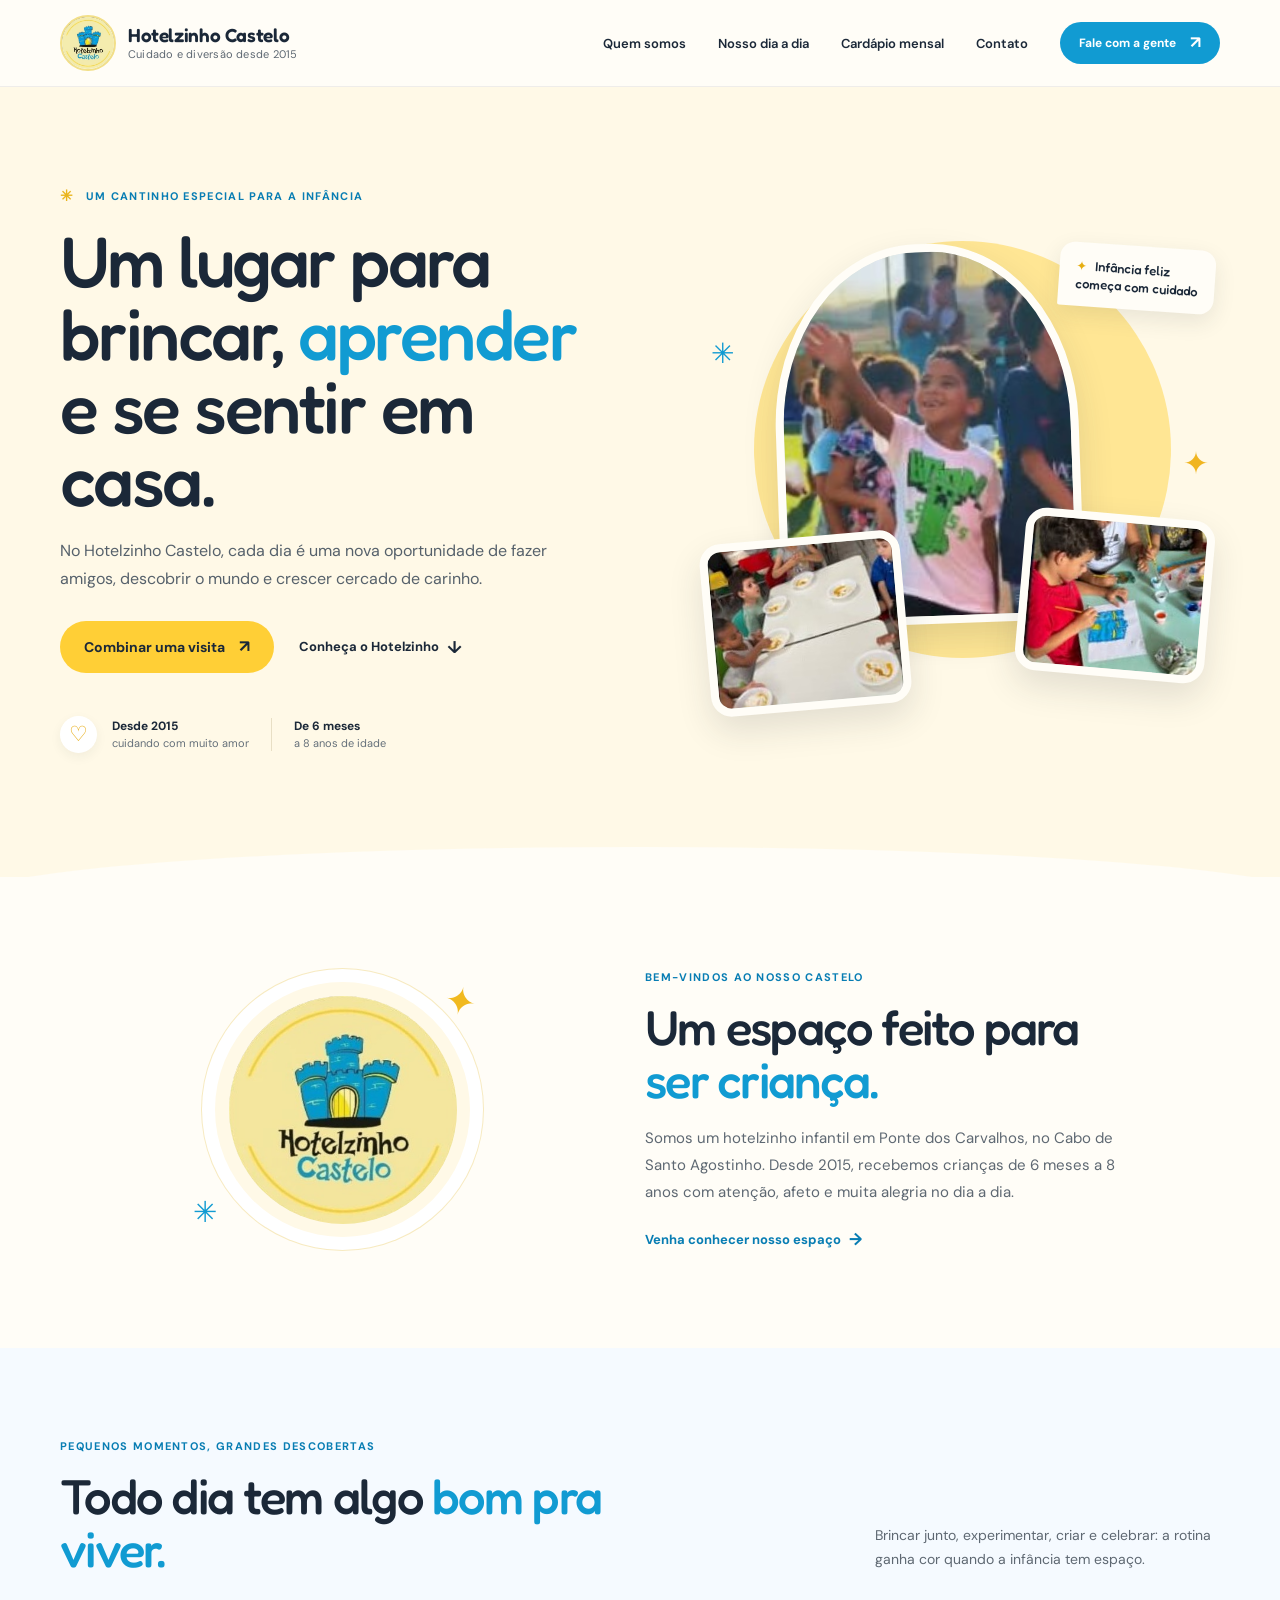
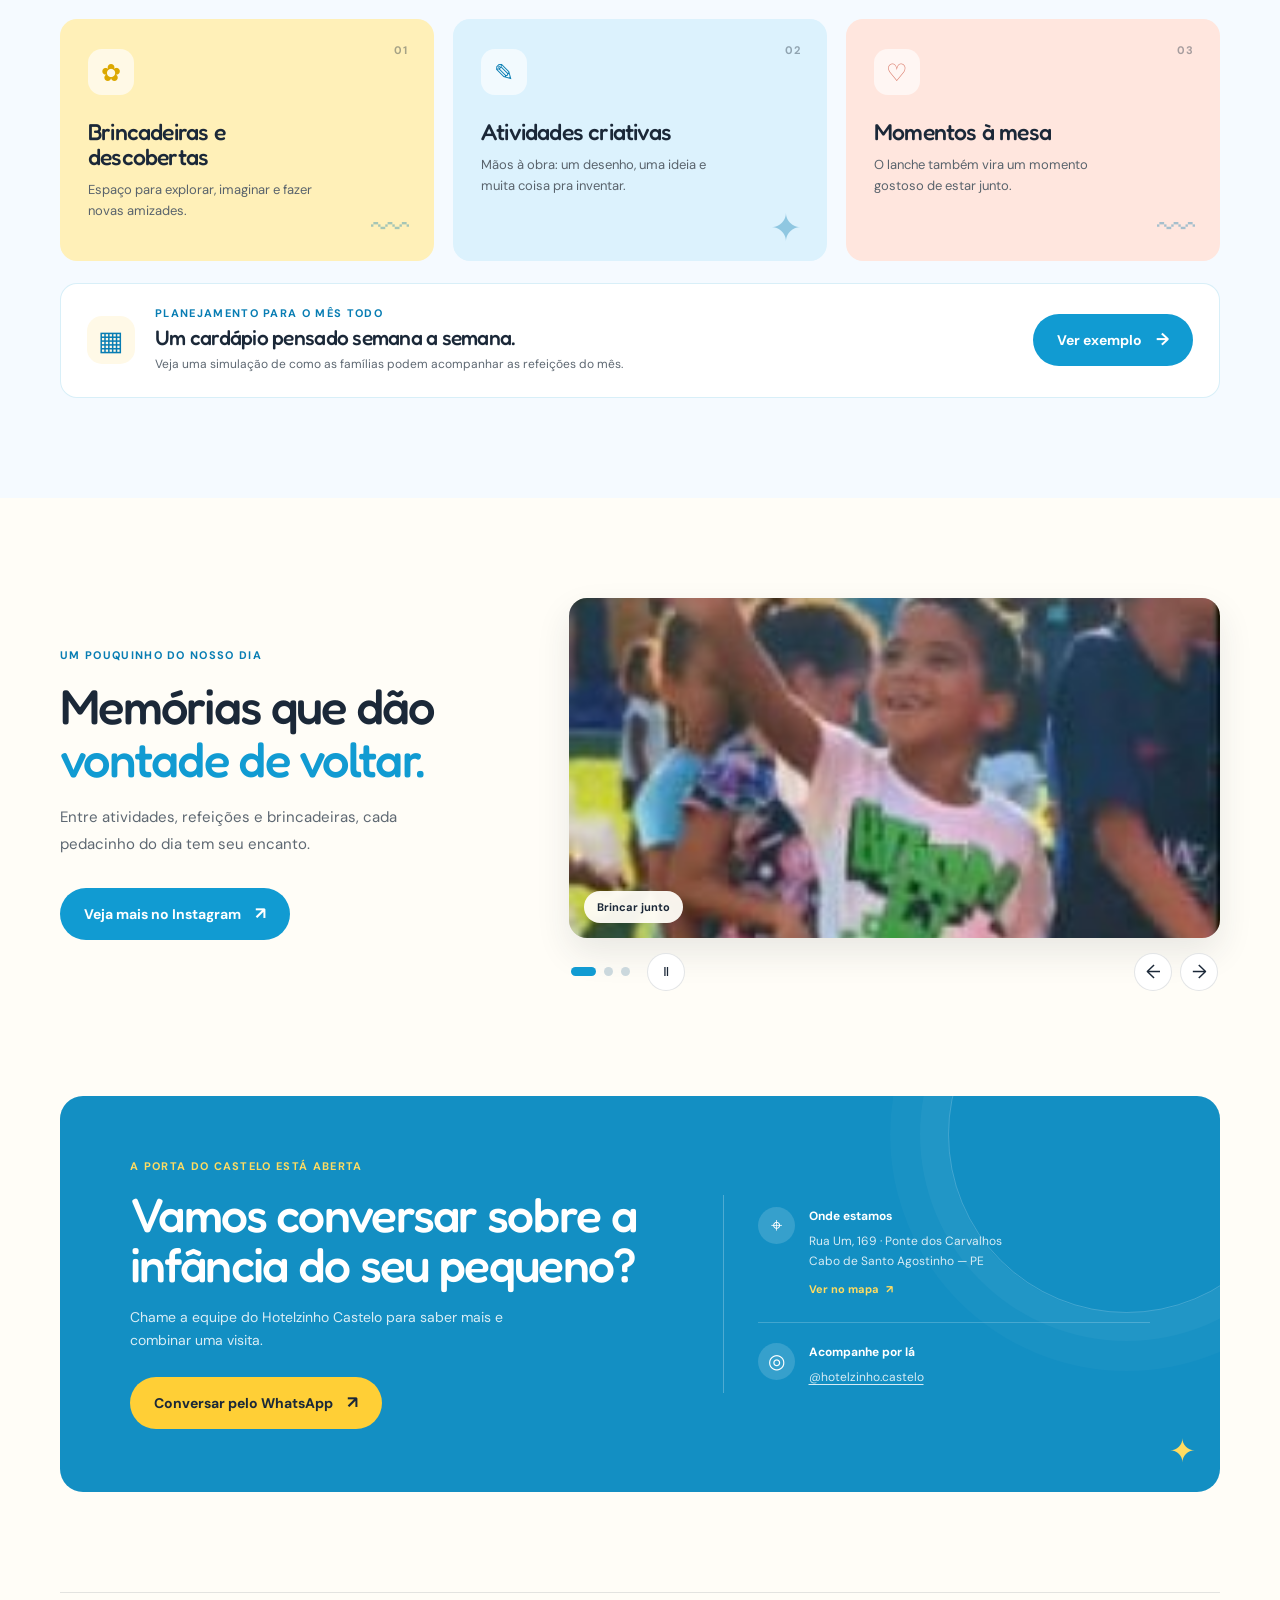
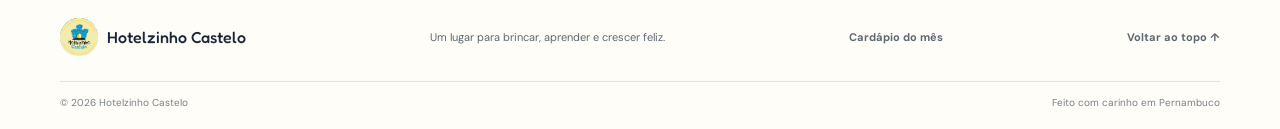
<file: index.html>
<!doctype html>
<html lang="pt-BR">
  <head>
    <meta charset="utf-8" />
    <meta name="viewport" content="width=device-width, initial-scale=1" />
    <meta name="theme-color" content="#fff9e7" />
    <meta
      name="description"
      content="Hotelzinho Castelo: cuidado, brincadeiras e descobertas para crianças de 6 meses a 8 anos em Ponte dos Carvalhos, Cabo de Santo Agostinho."
    />
    <title>Hotelzinho Castelo | Um lugar para crescer feliz</title>
    <link rel="icon" href="assets/logo-hotelzinho.jpg" type="image/jpeg" />
    <link rel="stylesheet" href="styles.css?v=3" />
    <script src="script.js?v=3" defer></script>
  </head>
  <body>
    <header class="site-header">
      <div class="container header-inner">
        <a class="brand" href="#inicio" aria-label="Hotelzinho Castelo — início">
          <img src="assets/logo-hotelzinho.jpg" alt="Logo do Hotelzinho Castelo" />
          <span class="brand-copy">
            <strong>Hotelzinho Castelo</strong>
            <small>Cuidado e diversão desde 2015</small>
          </span>
        </a>

        <button class="menu-toggle" type="button" aria-expanded="false" aria-controls="site-nav">
          <span></span><span></span><span></span>
          <span class="sr-only">Abrir menu</span>
        </button>

        <nav class="site-nav" id="site-nav" aria-label="Navegação principal">
          <a href="#sobre">Quem somos</a>
          <a href="#dia-a-dia">Nosso dia a dia</a>
          <a href="cardapio.html">Cardápio mensal</a>
          <a href="#contato">Contato</a>
          <a class="button button-small button-blue" href="https://wa.me/message/5DV3SMECIX2TO1" target="_blank" rel="noreferrer">
            Fale com a gente <span aria-hidden="true">↗</span>
          </a>
        </nav>
      </div>
    </header>

    <main>
      <section class="hero section-pad" id="inicio">
        <div class="container hero-grid">
          <div class="hero-copy">
            <p class="eyebrow"><span class="eyebrow-star" aria-hidden="true">✳</span> Um cantinho especial para a infância</p>
            <h1>Um lugar para brincar, <span>aprender</span> e se sentir em casa.</h1>
            <p class="hero-intro">
              No Hotelzinho Castelo, cada dia é uma nova oportunidade de fazer amigos,
              descobrir o mundo e crescer cercado de carinho.
            </p>
            <div class="hero-actions">
              <a class="button button-yellow" href="https://wa.me/message/5DV3SMECIX2TO1" target="_blank" rel="noreferrer">
                Combinar uma visita <span aria-hidden="true">↗</span>
              </a>
              <a class="text-link" href="#sobre">Conheça o Hotelzinho <span aria-hidden="true">↓</span></a>
            </div>
            <div class="hero-proof">
              <span class="proof-icon" aria-hidden="true">♡</span>
              <p><strong>Desde 2015</strong><br />cuidando com muito amor</p>
              <span class="proof-divider" aria-hidden="true"></span>
              <p><strong>De 6 meses</strong><br />a 8 anos de idade</p>
            </div>
          </div>

          <div class="hero-visual" aria-label="Momentos de brincadeira e convivência no Hotelzinho Castelo">
            <div class="sun-shape" aria-hidden="true"></div>
            <div class="photo-main photo-frame">
              <img src="assets/atividade-criancas.jpg" alt="Crianças participando de uma atividade em grupo" />
            </div>
            <div class="photo-small photo-snack photo-frame">
              <img src="assets/hora-do-lanche.jpg" alt="Crianças reunidas durante o lanche" />
            </div>
            <div class="photo-small photo-art photo-frame">
              <img src="assets/atividade-criativa.jpg" alt="Criança fazendo uma atividade criativa" />
            </div>
            <div class="sticker-note"><span aria-hidden="true">✦</span> Infância feliz<br />começa com cuidado</div>
            <span class="doodle doodle-one" aria-hidden="true">✳</span>
            <span class="doodle doodle-two" aria-hidden="true">✦</span>
          </div>
        </div>
        <div class="hero-wave" aria-hidden="true"></div>
      </section>

      <section class="welcome section-pad" id="sobre">
        <div class="container welcome-grid">
          <div class="welcome-mark">
            <div class="logo-halo"><img src="assets/logo-hotelzinho.jpg" alt="" /></div>
            <span class="welcome-spark spark-one" aria-hidden="true">✦</span>
            <span class="welcome-spark spark-two" aria-hidden="true">✳</span>
          </div>
          <div class="welcome-copy">
            <p class="eyebrow">Bem-vindos ao nosso castelo</p>
            <h2>Um espaço feito para <span>ser criança.</span></h2>
            <p>
              Somos um hotelzinho infantil em Ponte dos Carvalhos, no Cabo de Santo Agostinho.
              Desde 2015, recebemos crianças de 6 meses a 8 anos com atenção, afeto e muita
              alegria no dia a dia.
            </p>
            <a class="text-link link-blue" href="#contato">Venha conhecer nosso espaço <span aria-hidden="true">→</span></a>
          </div>
        </div>
      </section>

      <section class="day-section section-pad" id="dia-a-dia">
        <div class="container">
          <div class="section-heading">
            <div>
              <p class="eyebrow">Pequenos momentos, grandes descobertas</p>
              <h2>Todo dia tem algo <span>bom pra viver.</span></h2>
            </div>
            <p class="section-lede">Brincar junto, experimentar, criar e celebrar: a rotina ganha cor quando a infância tem espaço.</p>
          </div>

          <div class="feature-grid">
            <article class="feature-card feature-yellow">
              <span class="feature-number">01</span>
              <span class="feature-icon" aria-hidden="true"><span class="feature-symbol flower-symbol">✿</span></span>
              <h3>Brincadeiras e descobertas</h3>
              <p>Espaço para explorar, imaginar e fazer novas amizades.</p>
              <span class="feature-squiggle" aria-hidden="true">〰</span>
            </article>
            <article class="feature-card feature-blue">
              <span class="feature-number">02</span>
              <span class="feature-icon" aria-hidden="true"><span class="feature-symbol pencil-symbol">✎</span></span>
              <h3>Atividades criativas</h3>
              <p>Mãos à obra: um desenho, uma ideia e muita coisa pra inventar.</p>
              <span class="feature-squiggle" aria-hidden="true">✦</span>
            </article>
            <article class="feature-card feature-pink">
              <span class="feature-number">03</span>
              <span class="feature-icon" aria-hidden="true"><span class="feature-symbol heart-symbol">♡</span></span>
              <h3>Momentos à mesa</h3>
              <p>O lanche também vira um momento gostoso de estar junto.</p>
              <span class="feature-squiggle" aria-hidden="true">〰</span>
            </article>
          </div>

          <div class="menu-callout">
            <span class="menu-callout-icon" aria-hidden="true">▦</span>
            <div class="menu-callout-copy">
              <p class="eyebrow">Planejamento para o mês todo</p>
              <h3>Um cardápio pensado semana a semana.</h3>
              <p>Veja uma simulação de como as famílias podem acompanhar as refeições do mês.</p>
            </div>
            <a class="button button-blue" href="cardapio.html">Ver exemplo <span aria-hidden="true">→</span></a>
          </div>
        </div>
      </section>

      <section class="gallery-section section-pad" aria-labelledby="gallery-title">
        <div class="container gallery-layout">
          <div class="gallery-copy">
            <p class="eyebrow">Um pouquinho do nosso dia</p>
            <h2 id="gallery-title">Memórias que dão <span>vontade de voltar.</span></h2>
            <p>Entre atividades, refeições e brincadeiras, cada pedacinho do dia tem seu encanto.</p>
            <a class="button button-blue" href="https://instagram.com/hotelzinho.castelo" target="_blank" rel="noreferrer">
              Veja mais no Instagram <span aria-hidden="true">↗</span>
            </a>
          </div>
          <div class="gallery-carousel" data-carousel role="region" aria-roledescription="carrossel" aria-label="Fotos do dia a dia no Hotelzinho Castelo" tabindex="0">
            <div class="carousel-viewport">
              <div class="carousel-track">
                <figure class="gallery-slide" aria-roledescription="slide" aria-label="1 de 3">
                  <img src="assets/atividade-criancas.jpg" alt="Crianças brincando juntas" loading="lazy" />
                  <figcaption>Brincar junto</figcaption>
                </figure>
                <figure class="gallery-slide" aria-roledescription="slide" aria-label="2 de 3" aria-hidden="true">
                  <img src="assets/hora-do-lanche.jpg" alt="Hora do lanche no Hotelzinho Castelo" loading="lazy" />
                  <figcaption>Hora do lanche</figcaption>
                </figure>
                <figure class="gallery-slide" aria-roledescription="slide" aria-label="3 de 3" aria-hidden="true">
                  <img src="assets/atividade-criativa.jpg" alt="Atividade de desenho e pintura" loading="lazy" />
                  <figcaption>Soltar a imaginação</figcaption>
                </figure>
              </div>
            </div>
            <div class="carousel-controls">
              <div class="carousel-options">
                <div class="carousel-dots" role="group" aria-label="Escolher foto">
                  <button class="carousel-dot is-active" type="button" aria-label="Mostrar foto 1" aria-pressed="true"></button>
                  <button class="carousel-dot" type="button" aria-label="Mostrar foto 2" aria-pressed="false"></button>
                  <button class="carousel-dot" type="button" aria-label="Mostrar foto 3" aria-pressed="false"></button>
                </div>
                <button class="carousel-arrow carousel-play" type="button" data-carousel-toggle aria-label="Pausar apresentação" aria-pressed="false">Ⅱ</button>
              </div>
              <div class="carousel-arrows">
                <button class="carousel-arrow" type="button" data-carousel-prev aria-label="Foto anterior">←</button>
                <button class="carousel-arrow" type="button" data-carousel-next aria-label="Próxima foto">→</button>
              </div>
            </div>
            <p class="sr-only" data-carousel-status aria-live="polite">Foto 1 de 3: Brincar junto</p>
          </div>
        </div>
      </section>

      <section class="contact-section section-pad" id="contato">
        <div class="container contact-card">
          <div class="contact-copy">
            <p class="eyebrow">A porta do castelo está aberta</p>
            <h2>Vamos conversar sobre a infância do seu pequeno?</h2>
            <p>Chame a equipe do Hotelzinho Castelo para saber mais e combinar uma visita.</p>
            <a class="button button-yellow" href="https://wa.me/message/5DV3SMECIX2TO1" target="_blank" rel="noreferrer">
              Conversar pelo WhatsApp <span aria-hidden="true">↗</span>
            </a>
          </div>
          <div class="contact-details">
            <div class="contact-detail">
              <span class="detail-icon" aria-hidden="true">⌖</span>
              <div><strong>Onde estamos</strong><p>Rua Um, 169 · Ponte dos Carvalhos<br />Cabo de Santo Agostinho — PE</p></div>
            </div>
            <a class="map-link" href="https://maps.google.com/?q=Rua+Um,+169,+Ponte+dos+Carvalhos,+Cabo+de+Santo+Agostinho,+PE" target="_blank" rel="noreferrer">
              Ver no mapa <span aria-hidden="true">↗</span>
            </a>
            <div class="contact-detail instagram-detail">
              <span class="detail-icon" aria-hidden="true">◎</span>
              <div><strong>Acompanhe por lá</strong><p><a href="https://instagram.com/hotelzinho.castelo" target="_blank" rel="noreferrer">@hotelzinho.castelo</a></p></div>
            </div>
          </div>
          <span class="contact-star" aria-hidden="true">✦</span>
        </div>
      </section>
    </main>

    <footer class="site-footer">
      <div class="container footer-inner">
        <a class="footer-brand" href="#inicio"><img src="assets/logo-hotelzinho.jpg" alt="" /><span>Hotelzinho Castelo</span></a>
        <p>Um lugar para brincar, aprender e crescer feliz.</p>
        <a href="cardapio.html" class="back-top">Cardápio do mês</a>
        <a href="#inicio" class="back-top">Voltar ao topo ↑</a>
      </div>
      <div class="container footer-bottom"><span>© <span id="year"></span> Hotelzinho Castelo</span><span>Feito com carinho em Pernambuco</span></div>
    </footer>
  </body>
</html>
</file>
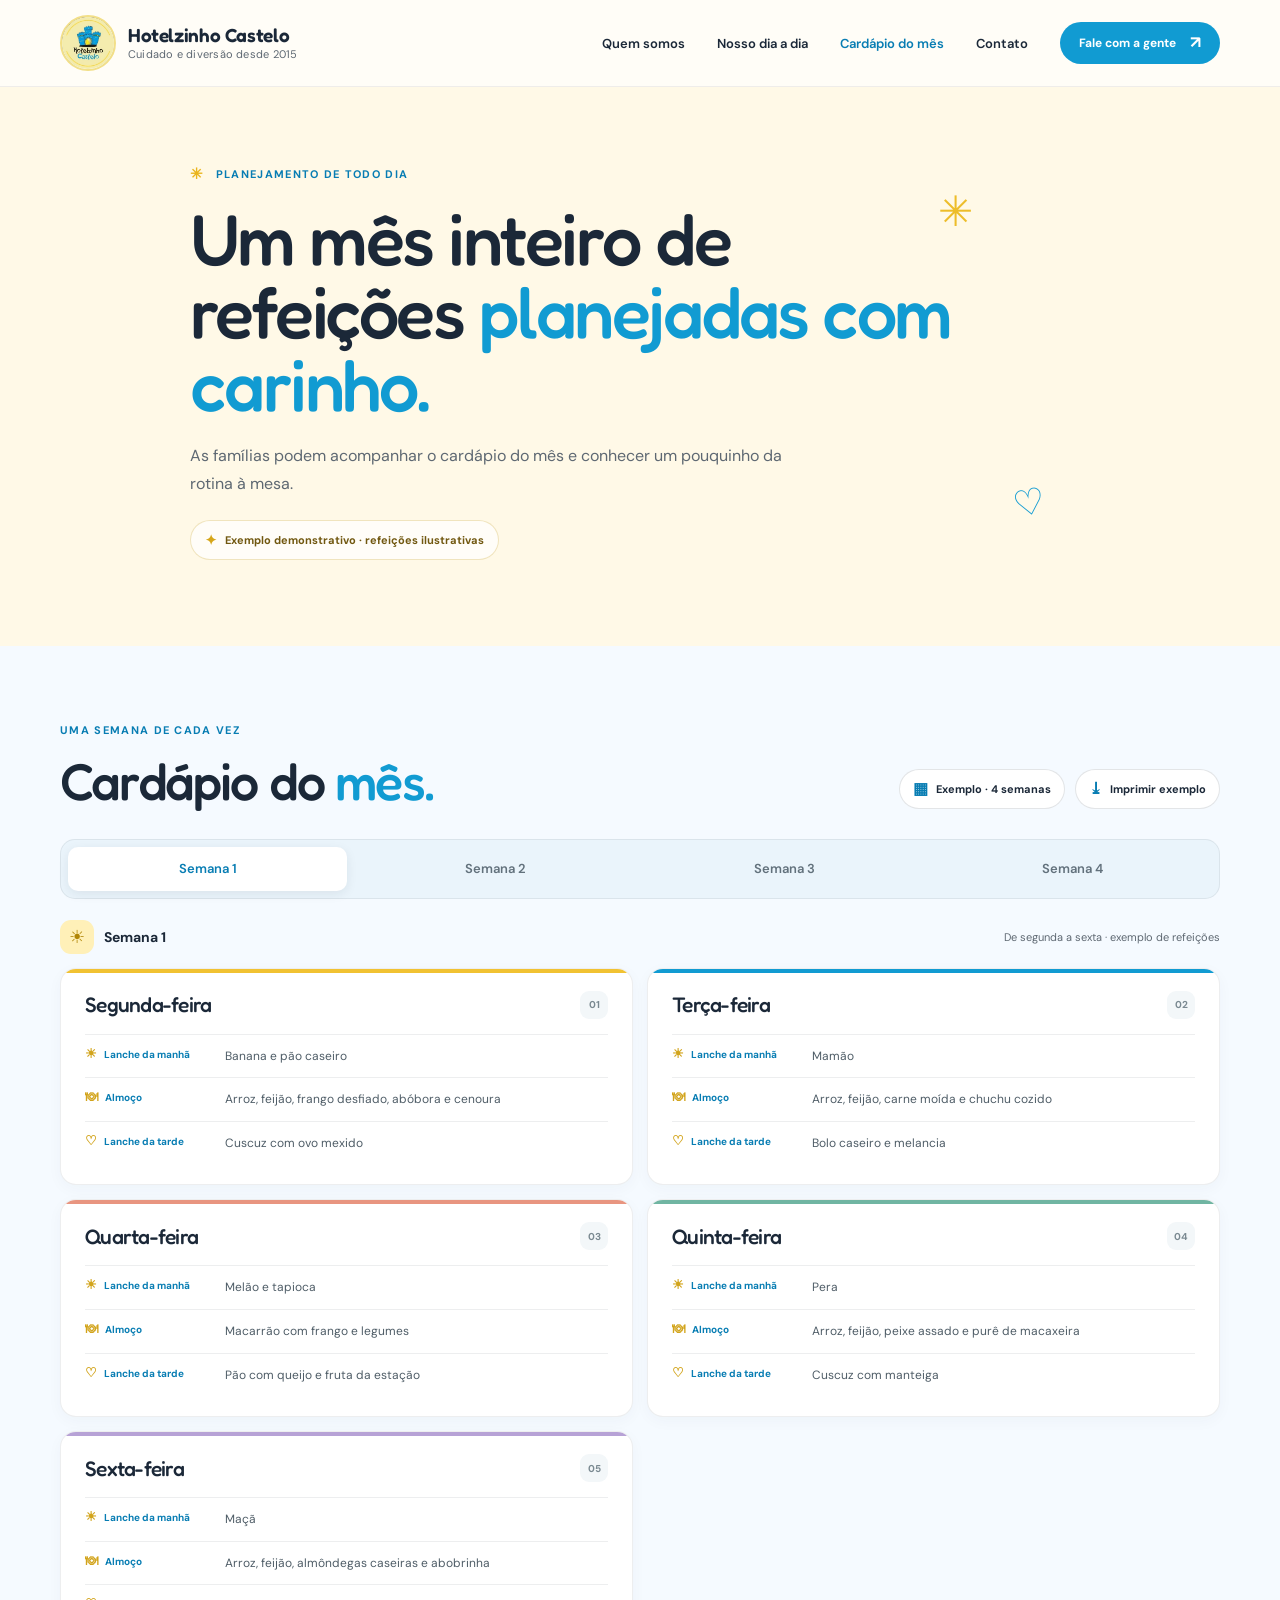
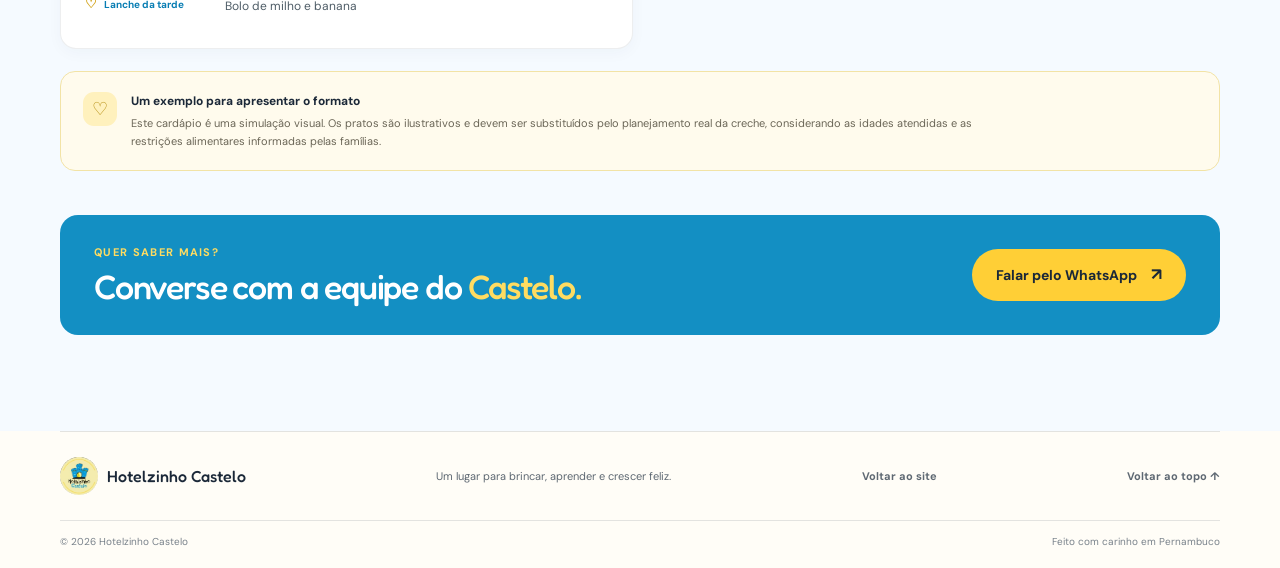
<file: cardapio.html>
<!doctype html>
<html lang="pt-BR">
  <head>
    <meta charset="utf-8" />
    <meta name="viewport" content="width=device-width, initial-scale=1" />
    <meta name="theme-color" content="#fff9e7" />
    <meta name="description" content="Veja uma simulação de cardápio mensal do Hotelzinho Castelo." />
    <title>Cardápio do mês | Hotelzinho Castelo</title>
    <link rel="icon" href="assets/logo-hotelzinho.jpg" type="image/jpeg" />
    <link rel="stylesheet" href="styles.css?v=3" />
    <link rel="stylesheet" href="cardapio.css" />
    <script src="script.js?v=3" defer></script>
    <script src="cardapio.js" defer></script>
  </head>
  <body class="menu-page">
    <header class="site-header">
      <div class="container header-inner">
        <a class="brand" href="index.html#inicio" aria-label="Hotelzinho Castelo — início">
          <img src="assets/logo-hotelzinho.jpg" alt="Logo do Hotelzinho Castelo" />
          <span class="brand-copy">
            <strong>Hotelzinho Castelo</strong>
            <small>Cuidado e diversão desde 2015</small>
          </span>
        </a>

        <button class="menu-toggle" type="button" aria-expanded="false" aria-controls="site-nav">
          <span></span><span></span><span></span>
          <span class="sr-only">Abrir menu</span>
        </button>

        <nav class="site-nav" id="site-nav" aria-label="Navegação principal">
          <a href="index.html#sobre">Quem somos</a>
          <a href="index.html#dia-a-dia">Nosso dia a dia</a>
          <a href="#cardapio" aria-current="page">Cardápio do mês</a>
          <a href="index.html#contato">Contato</a>
          <a class="button button-small button-blue" href="https://wa.me/message/5DV3SMECIX2TO1" target="_blank" rel="noreferrer">
            Fale com a gente <span aria-hidden="true">↗</span>
          </a>
        </nav>
      </div>
    </header>

    <main>
      <section class="menu-hero" id="topo">
        <div class="container menu-hero-inner">
          <p class="eyebrow"><span class="eyebrow-star" aria-hidden="true">✳</span> Planejamento de todo dia</p>
          <h1>Um mês inteiro de refeições <span>planejadas com carinho.</span></h1>
          <p class="menu-hero-text">As famílias podem acompanhar o cardápio do mês e conhecer um pouquinho da rotina à mesa.</p>
          <div class="sample-label"><span aria-hidden="true">✦</span> Exemplo demonstrativo · refeições ilustrativas</div>
          <span class="menu-hero-doodle menu-hero-doodle-one" aria-hidden="true">✳</span>
          <span class="menu-hero-doodle menu-hero-doodle-two" aria-hidden="true">♡</span>
        </div>
      </section>

      <section class="menu-board-section" id="cardapio">
        <div class="container">
          <div class="menu-section-heading">
            <div>
              <p class="eyebrow">Uma semana de cada vez</p>
              <h2>Cardápio do <span>mês.</span></h2>
            </div>
            <div class="menu-actions">
              <span class="month-chip"><span aria-hidden="true">▦</span> Exemplo · 4 semanas</span>
              <button class="print-button" type="button" id="print-menu"><span aria-hidden="true">⤓</span> Imprimir exemplo</button>
            </div>
          </div>

          <div class="week-tabs" role="tablist" aria-label="Semanas do cardápio">
            <button class="week-tab" type="button" role="tab" id="week-tab-1" aria-controls="week-panel" aria-selected="true" data-week="1">Semana 1</button>
            <button class="week-tab" type="button" role="tab" id="week-tab-2" aria-controls="week-panel" aria-selected="false" data-week="2">Semana 2</button>
            <button class="week-tab" type="button" role="tab" id="week-tab-3" aria-controls="week-panel" aria-selected="false" data-week="3">Semana 3</button>
            <button class="week-tab" type="button" role="tab" id="week-tab-4" aria-controls="week-panel" aria-selected="false" data-week="4">Semana 4</button>
          </div>

          <div class="week-summary" aria-live="polite">
            <div><span class="week-summary-icon" aria-hidden="true">☀</span><strong id="week-title">Semana 1</strong></div>
            <span id="week-subtitle">De segunda a sexta</span>
          </div>

          <div class="menu-days-grid" id="week-panel" role="tabpanel" aria-labelledby="week-tab-1"></div>

          <aside class="menu-note">
            <span class="menu-note-icon" aria-hidden="true">♡</span>
            <div>
              <strong>Um exemplo para apresentar o formato</strong>
              <p>Este cardápio é uma simulação visual. Os pratos são ilustrativos e devem ser substituídos pelo planejamento real da creche, considerando as idades atendidas e as restrições alimentares informadas pelas famílias.</p>
            </div>
          </aside>

          <div class="menu-contact-cta">
            <div>
              <p class="eyebrow">Quer saber mais?</p>
              <h2>Converse com a equipe do <span>Castelo.</span></h2>
            </div>
            <a class="button button-yellow" href="https://wa.me/message/5DV3SMECIX2TO1" target="_blank" rel="noreferrer">Falar pelo WhatsApp <span aria-hidden="true">↗</span></a>
          </div>
        </div>
      </section>
    </main>

    <footer class="site-footer">
      <div class="container footer-inner">
        <a class="footer-brand" href="index.html#inicio"><img src="assets/logo-hotelzinho.jpg" alt="" /><span>Hotelzinho Castelo</span></a>
        <p>Um lugar para brincar, aprender e crescer feliz.</p>
        <a href="index.html" class="back-top">Voltar ao site</a>
        <a href="#topo" class="back-top">Voltar ao topo ↑</a>
      </div>
      <div class="container footer-bottom"><span>© <span id="year"></span> Hotelzinho Castelo</span><span>Feito com carinho em Pernambuco</span></div>
    </footer>
  </body>
</html>
</file>
<file: styles.css>
@import url('https://fonts.googleapis.com/css2?family=DM+Sans:wght@400;500;600;700&family=Fredoka:wght@400;500;600;700&display=swap');

:root {
  --ink: #1b2838;
  --muted: #5e6872;
  --blue: #119bd2;
  --blue-dark: #087db3;
  --yellow: #ffcf36;
  --cream: #fff9e7;
  --paper: #fffdf7;
  --pink: #ffe7df;
  --line: rgba(27, 40, 56, .12);
  --sans: 'DM Sans', 'Trebuchet MS', sans-serif;
  --display: 'Fredoka', 'Trebuchet MS', sans-serif;
  --max: 1160px;
}

* { box-sizing: border-box; }
html { scroll-behavior: smooth; scroll-padding-top: 90px; }
body { margin: 0; color: var(--ink); background: var(--paper); font-family: var(--sans); -webkit-font-smoothing: antialiased; }
img { max-width: 100%; display: block; }
a { color: inherit; text-decoration: none; }
button { font: inherit; }
.container { width: min(var(--max), calc(100% - 48px)); margin-inline: auto; }
.section-pad { padding: 96px 0; }
.sr-only { position: absolute; width: 1px; height: 1px; overflow: hidden; clip: rect(0,0,0,0); white-space: nowrap; }

.site-header { position: sticky; top: 0; z-index: 20; background: rgba(255, 253, 247, .94); backdrop-filter: blur(14px); border-bottom: 1px solid rgba(27, 40, 56, .07); }
.header-inner { height: 86px; display: flex; align-items: center; justify-content: space-between; gap: 28px; }
.brand { display: inline-flex; align-items: center; gap: 12px; flex: 0 0 auto; }
.brand img { width: 56px; height: 56px; object-fit: cover; border-radius: 50%; border: 2px solid #f2df88; }
.brand-copy { display: grid; gap: 2px; }
.brand-copy strong { font: 600 19px/1.1 var(--display); letter-spacing: -.02em; }
.brand-copy small { color: var(--muted); font-size: 11px; letter-spacing: .02em; }
.site-nav { display: flex; align-items: center; gap: 32px; font-size: 13px; font-weight: 600; }
.site-nav > a:not(.button) { transition: color .2s ease; }
.site-nav > a:not(.button):hover, .text-link:hover { color: var(--blue-dark); }
.site-nav > a[aria-current="page"] { color: var(--blue-dark); }
.menu-toggle { display: none; }

.button { display: inline-flex; min-height: 52px; align-items: center; justify-content: center; gap: 14px; padding: 0 24px; border-radius: 999px; font-size: 14px; font-weight: 700; transition: transform .2s ease, box-shadow .2s ease, background .2s ease; }
.button:hover { transform: translateY(-2px); box-shadow: 0 8px 20px rgba(14, 54, 84, .12); }
.button-small { min-height: 42px; padding: 0 19px; font-size: 12px; }
.button-blue { background: var(--blue); color: white; }
.button-blue:hover { background: var(--blue-dark); }
.button-yellow { background: var(--yellow); color: var(--ink); }
.button-yellow:hover { background: #ffd959; }
.button span { font-size: 17px; line-height: .8; }

.hero { position: relative; overflow: hidden; padding: 88px 0 100px; background: var(--cream); }
.hero-grid { position: relative; z-index: 1; display: grid; grid-template-columns: 1.02fr .98fr; align-items: center; gap: 54px; }
.hero-copy { padding: 12px 0 24px; }
.hero-copy { animation: hero-enter .7s both; }
.hero-visual { animation: hero-enter .85s .1s both; }
@keyframes hero-enter { from { opacity: 0; transform: translateY(18px); } to { opacity: 1; transform: translateY(0); } }
.eyebrow { margin: 0 0 17px; color: var(--blue-dark); font-size: 11px; line-height: 1.3; font-weight: 700; letter-spacing: .12em; text-transform: uppercase; }
.eyebrow-star { display: inline-block; margin-right: 7px; color: #eab51d; font-size: 15px; vertical-align: -1px; }
h1, h2, h3, p { margin-top: 0; }
h1, h2, h3 { font-family: var(--display); font-weight: 500; letter-spacing: -.035em; }
h1 { max-width: 630px; margin-bottom: 21px; font-size: clamp(48px, 5.6vw, 72px); line-height: 1.02; }
h1 span, h2 span { color: var(--blue); }
.hero-intro { max-width: 495px; margin-bottom: 28px; color: #56616b; font-size: 16px; line-height: 1.75; }
.hero-actions { display: flex; align-items: center; gap: 25px; flex-wrap: wrap; }
.text-link { display: inline-flex; align-items: center; gap: 8px; color: var(--ink); font-size: 13px; font-weight: 700; transition: color .2s ease; }
.text-link span { font-size: 17px; }
.hero-proof { display: flex; align-items: center; gap: 15px; margin-top: 43px; color: #65707a; font-size: 11px; line-height: 1.5; }
.hero-proof p { margin: 0; }
.hero-proof strong { color: var(--ink); font-size: 12px; }
.proof-icon { display: grid; width: 37px; height: 37px; place-items: center; border-radius: 50%; background: white; color: #e6aa10; font-size: 21px; box-shadow: 0 4px 12px rgba(37, 45, 55, .06); }
.proof-divider { width: 1px; height: 33px; margin-inline: 7px; background: #e8dfc5; }

.hero-visual { position: relative; height: 490px; }
.sun-shape { position: absolute; top: 10px; left: 14%; width: 77%; aspect-ratio: 1; border-radius: 50%; background: #ffdc68; opacity: .65; }
.photo-frame { overflow: hidden; border: 8px solid #fffdf7; background: #e5e9e3; box-shadow: 0 15px 34px rgba(37, 45, 55, .13); }
.photo-frame img { width: 100%; height: 100%; object-fit: cover; }
.photo-main { position: absolute; top: 13px; left: 18%; width: 56%; height: 380px; border-radius: 48% 48% 22px 22px; transform: rotate(-2deg); }
.photo-small { position: absolute; z-index: 2; border-radius: 21px; }
.photo-snack { bottom: 11px; left: 5%; width: 37%; height: 173px; transform: rotate(-5deg); }
.photo-art { right: 2%; bottom: 44px; width: 35%; height: 163px; transform: rotate(5deg); }
.sticker-note { position: absolute; z-index: 3; top: 15px; right: 1%; padding: 14px 17px; border-radius: 15px 15px 15px 2px; background: #fffdf7; color: var(--ink); font: 500 13px/1.4 var(--display); box-shadow: 0 8px 22px rgba(37, 45, 55, .1); transform: rotate(4deg); animation: note-float 4s ease-in-out infinite; }
@keyframes note-float { 0%, 100% { translate: 0 0; } 50% { translate: 0 -7px; } }
.sticker-note span { display: inline-block; margin-right: 5px; color: #e6ae11; }
.doodle { position: absolute; z-index: 2; color: var(--blue); }
.doodle-one { top: 104px; left: 6%; font-size: 28px; }
.doodle-two { right: 2%; bottom: 237px; color: #f0b520; font-size: 31px; }
.hero-wave { position: absolute; bottom: -36px; left: -3%; width: 106%; height: 66px; border-radius: 50% 50% 0 0 / 80% 80% 0 0; background: var(--paper); }

.welcome { padding-top: 78px; padding-bottom: 83px; }
.welcome-grid { display: grid; grid-template-columns: .9fr 1.1fr; align-items: center; gap: 100px; max-width: 1000px; }
.welcome-mark { position: relative; display: grid; place-items: center; min-height: 310px; }
.logo-halo { display: grid; width: 255px; height: 255px; place-items: center; border-radius: 50%; background: var(--cream); box-shadow: 0 0 0 13px #fff, 0 0 0 14px #f7eac0; }
.logo-halo img { width: 228px; height: 228px; object-fit: cover; border-radius: 50%; mix-blend-mode: multiply; }
.welcome-spark { position: absolute; color: #f1b91f; }
.spark-one { top: 22px; right: 17%; font-size: 38px; transform: rotate(12deg); }
.spark-two { bottom: 34px; left: 13%; color: var(--blue); font-size: 29px; }
.welcome-copy { max-width: 560px; }
.welcome-copy h2, .section-heading h2, .gallery-copy h2 { margin-bottom: 18px; font-size: clamp(36px, 4vw, 49px); line-height: 1.08; }
.welcome-copy > p:not(.eyebrow), .gallery-copy > p:not(.eyebrow) { margin-bottom: 22px; color: var(--muted); font-size: 15px; line-height: 1.8; }
.link-blue { color: var(--blue-dark); }

.day-section { background: #f5faff; padding-top: 91px; padding-bottom: 100px; }
.section-heading { display: flex; justify-content: space-between; align-items: end; gap: 45px; margin-bottom: 43px; }
.section-heading h2 { max-width: 630px; margin-bottom: 0; }
.section-lede { max-width: 345px; margin: 0 0 4px; color: var(--muted); font-size: 14px; line-height: 1.7; }
.feature-grid { display: grid; grid-template-columns: repeat(3, 1fr); gap: 19px; }
.feature-card { position: relative; min-height: 242px; overflow: hidden; padding: 30px 28px; border-radius: 17px; }
.feature-yellow { background: #fff0b8; }
.feature-blue { background: #dcf2fd; }
.feature-pink { background: #ffe6de; }
.feature-number { position: absolute; top: 24px; right: 26px; color: rgba(27, 40, 56, .39); font-size: 11px; font-weight: 700; letter-spacing: .1em; }
.feature-icon { display: grid; width: 46px; height: 46px; place-items: center; margin-bottom: 25px; border-radius: 14px; background: rgba(255,255,255,.65); color: var(--blue-dark); font-size: 24px; }
.feature-symbol { display: inline-block; transform-origin: center; }
.feature-yellow .feature-icon { color: #dca800; }
.feature-pink .feature-icon { color: #d97867; }
.flower-symbol { animation: flower-turn 9s linear infinite; }
.pencil-symbol { transform-origin: 25% 80%; animation: pencil-write 3.2s ease-in-out infinite; }
.heart-symbol { animation: heart-beat 2.8s ease-in-out infinite; }
@keyframes flower-turn { 0% { transform: rotate(0); } 30% { transform: rotate(360deg); } 100% { transform: rotate(360deg); } }
@keyframes pencil-write { 0%, 40%, 100% { transform: rotate(0) translate(0, 0); } 9% { transform: rotate(-11deg) translateY(1px); } 18% { transform: rotate(8deg) translate(1px, -1px); } 28% { transform: rotate(-6deg) translateY(1px); } }
@keyframes heart-beat { 0%, 100% { transform: scale(1); } 9% { transform: scale(1.12); } 18% { transform: scale(1); } 27% { transform: scale(1.08); } 36% { transform: scale(1); } }
.feature-card h3 { max-width: 230px; margin-bottom: 9px; font-size: 23px; line-height: 1.08; }
.feature-card p { max-width: 255px; margin-bottom: 0; color: #59636c; font-size: 13px; line-height: 1.65; }
.feature-squiggle { position: absolute; right: 25px; bottom: 11px; color: rgba(18, 129, 180, .38); font: 500 38px var(--display); }
.menu-callout { display: flex; align-items: center; gap: 20px; margin-top: 22px; padding: 22px 26px; border: 1px solid rgba(17, 155, 210, .16); border-radius: 17px; background: white; }
.menu-callout-icon { display: grid; width: 48px; height: 48px; flex: 0 0 48px; place-items: center; border-radius: 15px; background: var(--cream); color: var(--blue-dark); font-size: 27px; }
.menu-callout-copy { flex: 1; }
.menu-callout-copy .eyebrow { margin-bottom: 5px; }
.menu-callout-copy h3 { margin-bottom: 5px; font-size: 21px; }
.menu-callout-copy > p:last-child { margin: 0; color: var(--muted); font-size: 12px; line-height: 1.6; }

.gallery-section { padding-top: 100px; padding-bottom: 105px; }
.gallery-layout { display: grid; grid-template-columns: .8fr 1.2fr; align-items: center; gap: 75px; }
.gallery-copy { max-width: 410px; }
.gallery-copy .button { margin-top: 8px; }
.gallery-carousel { min-width: 0; }
.carousel-viewport { overflow: hidden; border-radius: 18px; background: #e9e5db; box-shadow: 0 15px 34px rgba(37, 45, 55, .1); }
.carousel-track { display: flex; transition: transform .65s cubic-bezier(.22,.75,.25,1); }
.gallery-slide { position: relative; flex: 0 0 100%; height: 340px; overflow: hidden; margin: 0; }
.gallery-slide img { width: 100%; height: 100%; object-fit: cover; transition: transform .7s ease; }
.gallery-carousel:hover .gallery-slide img { transform: scale(1.025); }
.gallery-slide figcaption { position: absolute; right: 15px; bottom: 15px; left: 15px; width: fit-content; padding: 9px 13px; border-radius: 999px; background: rgba(255,253,247,.95); color: var(--ink); font-size: 11px; font-weight: 700; box-shadow: 0 4px 12px rgba(27,40,56,.1); }
.carousel-controls { display: flex; align-items: center; justify-content: space-between; padding: 15px 2px 0; }
.carousel-options, .carousel-dots, .carousel-arrows { display: flex; align-items: center; gap: 8px; }
.carousel-options { gap: 17px; }
.carousel-dot { width: 9px; height: 9px; padding: 0; border: 0; border-radius: 99px; background: #cbd8dd; cursor: pointer; transition: width .25s ease, background .25s ease; }
.carousel-dot.is-active { width: 25px; background: var(--blue); }
.carousel-arrow { display: grid; width: 38px; height: 38px; place-items: center; border: 1px solid var(--line); border-radius: 50%; background: white; color: var(--ink); font-size: 19px; cursor: pointer; transition: transform .2s ease, background .2s ease, color .2s ease; }
.carousel-arrow:hover { transform: translateY(-2px); background: var(--blue); color: white; }
.carousel-arrow[hidden] { display: none; }
.carousel-play { font-size: 13px; }
.carousel-arrow:focus-visible, .carousel-dot:focus-visible { outline: 3px solid rgba(17,155,210,.35); outline-offset: 3px; }

[data-reveal] { opacity: 0; transform: translateY(18px); transition: opacity .65s ease, transform .65s cubic-bezier(.2,.7,.25,1); }
[data-reveal].is-visible { opacity: 1; transform: translateY(0); }
.feature-card[data-reveal]:nth-child(2) { transition-delay: .08s; }
.feature-card[data-reveal]:nth-child(3) { transition-delay: .16s; }

.contact-section { padding-top: 0; padding-bottom: 100px; }
.contact-card { position: relative; display: grid; grid-template-columns: 1.1fr .9fr; gap: 70px; overflow: hidden; padding: 63px 70px; border-radius: 23px; background: #138fc3; color: white; }
.contact-card::before { position: absolute; top: -140px; right: -85px; width: 355px; height: 355px; border: 1px solid rgba(255,255,255,.2); border-radius: 50%; content: ''; box-shadow: 0 0 0 28px rgba(255,255,255,.035), 0 0 0 58px rgba(255,255,255,.025); }
.contact-copy, .contact-details { position: relative; z-index: 1; }
.contact-copy .eyebrow { color: #ffdc61; }
.contact-copy h2 { max-width: 515px; margin-bottom: 16px; font-size: clamp(34px, 4vw, 48px); line-height: 1.04; }
.contact-copy > p:not(.eyebrow) { max-width: 425px; margin-bottom: 24px; color: rgba(255,255,255,.84); font-size: 14px; line-height: 1.7; }
.contact-details { align-self: center; padding: 12px 0 6px 34px; border-left: 1px solid rgba(255,255,255,.25); }
.contact-detail { display: flex; align-items: flex-start; gap: 14px; }
.detail-icon { display: grid; width: 37px; height: 37px; flex: 0 0 37px; place-items: center; border-radius: 50%; background: rgba(255,255,255,.15); font-size: 20px; }
.contact-detail strong { display: block; margin: 1px 0 7px; font-size: 12px; }
.contact-detail p { margin: 0; color: rgba(255,255,255,.83); font-size: 12px; line-height: 1.7; }
.contact-detail a { text-decoration: underline; text-underline-offset: 3px; }
.map-link { display: inline-flex; gap: 7px; margin: 10px 0 26px 51px; color: #ffdc61; font-size: 11px; font-weight: 700; }
.instagram-detail { padding-top: 20px; border-top: 1px solid rgba(255,255,255,.2); }
.contact-star { position: absolute; right: 24px; bottom: 20px; color: #ffdc61; font-size: 32px; }

.site-footer { padding: 0 0 20px; background: var(--paper); }
.footer-inner { display: flex; align-items: center; justify-content: space-between; gap: 20px; padding: 25px 0; border-top: 1px solid var(--line); }
.footer-brand { display: flex; align-items: center; gap: 9px; font: 500 16px var(--display); }
.footer-brand img { width: 38px; height: 38px; border-radius: 50%; }
.footer-inner > p, .back-top { margin: 0; color: var(--muted); font-size: 11px; }
.back-top { font-weight: 700; }
.footer-bottom { display: flex; justify-content: space-between; gap: 20px; padding-top: 14px; border-top: 1px solid var(--line); color: #78818a; font-size: 10px; }

@media (max-width: 900px) {
  .container { width: min(100% - 40px, 700px); }
  .menu-toggle { display: flex; position: relative; width: 42px; height: 42px; flex-direction: column; justify-content: center; align-items: center; gap: 5px; border: 0; border-radius: 50%; background: var(--cream); cursor: pointer; }
  .menu-toggle > span:not(.sr-only) { width: 17px; height: 2px; border-radius: 2px; background: var(--ink); transition: transform .2s ease, opacity .2s ease; }
  .menu-toggle[aria-expanded="true"] > span:nth-child(1) { transform: translateY(7px) rotate(45deg); }
  .menu-toggle[aria-expanded="true"] > span:nth-child(2) { opacity: 0; }
  .menu-toggle[aria-expanded="true"] > span:nth-child(3) { transform: translateY(-7px) rotate(-45deg); }
  .site-nav { display: none; position: absolute; top: 85px; right: 0; left: 0; align-items: stretch; flex-direction: column; gap: 0; padding: 9px max(20px, calc((100vw - 700px) / 2)) 19px; border-bottom: 1px solid var(--line); background: var(--paper); box-shadow: 0 12px 20px rgba(27,40,56,.08); }
  .site-nav.is-open { display: flex; }
  .site-nav > a:not(.button) { padding: 14px 3px; border-bottom: 1px solid var(--line); }
  .site-nav .button { margin-top: 13px; }
  .hero { padding: 68px 0 88px; }
  .hero-grid { grid-template-columns: 1fr .88fr; gap: 20px; }
  .hero-visual { height: 405px; }
  .photo-main { height: 320px; }
  .photo-snack { height: 135px; }
  .photo-art { height: 128px; }
  .sticker-note { top: -6px; right: 0; font-size: 11px; }
  .welcome-grid { gap: 50px; }
  .section-heading { align-items: flex-start; flex-direction: column; gap: 15px; }
  .section-lede { max-width: 500px; }
  .gallery-layout { gap: 38px; }
  .gallery-slide { height: 300px; }
  .contact-card { gap: 35px; padding: 52px 40px; }
}

@media (max-width: 680px) {
  html { scroll-padding-top: 74px; }
  .container { width: min(100% - 36px, 500px); }
  .section-pad { padding: 70px 0; }
  .header-inner { height: 72px; }
  .brand { gap: 9px; }
  .brand img { width: 46px; height: 46px; }
  .brand-copy strong { font-size: 17px; }
  .brand-copy small { font-size: 10px; }
  .menu-toggle { display: flex; position: relative; width: 42px; height: 42px; flex-direction: column; justify-content: center; align-items: center; gap: 5px; border: 0; border-radius: 50%; background: var(--cream); cursor: pointer; }
  .menu-toggle > span:not(.sr-only) { width: 17px; height: 2px; border-radius: 2px; background: var(--ink); transition: transform .2s ease, opacity .2s ease; }
  .menu-toggle[aria-expanded="true"] > span:nth-child(1) { transform: translateY(7px) rotate(45deg); }
  .menu-toggle[aria-expanded="true"] > span:nth-child(2) { opacity: 0; }
  .menu-toggle[aria-expanded="true"] > span:nth-child(3) { transform: translateY(-7px) rotate(-45deg); }
  .site-nav { display: none; position: absolute; top: 71px; right: 0; left: 0; align-items: stretch; flex-direction: column; gap: 0; padding: 9px 18px 19px; border-bottom: 1px solid var(--line); background: var(--paper); box-shadow: 0 12px 20px rgba(27,40,56,.08); }
  .site-nav.is-open { display: flex; }
  .site-nav > a:not(.button) { padding: 14px 3px; border-bottom: 1px solid var(--line); }
  .site-nav .button { margin-top: 13px; }
  .hero { padding: 51px 0 73px; }
  .hero-grid { grid-template-columns: 1fr; gap: 15px; }
  .hero-copy { padding: 0; }
  .eyebrow { margin-bottom: 13px; font-size: 10px; }
  h1 { max-width: 480px; margin-bottom: 16px; font-size: clamp(43px, 12vw, 60px); }
  .hero-intro { max-width: 460px; margin-bottom: 21px; font-size: 14px; line-height: 1.7; }
  .hero-actions { gap: 16px; }
  .button { min-height: 49px; padding-inline: 20px; font-size: 13px; }
  .text-link { font-size: 12px; }
  .hero-proof { margin-top: 28px; }
  .hero-visual { width: min(100%, 430px); height: 350px; margin: 4px auto 0; }
  .sun-shape { top: 15px; left: 12%; width: 75%; }
  .photo-main { top: 9px; left: 21%; width: 56%; height: 280px; }
  .photo-frame { border-width: 6px; }
  .photo-snack { bottom: 4px; left: 2%; width: 37%; height: 125px; }
  .photo-art { right: 2%; bottom: 23px; width: 35%; height: 117px; }
  .sticker-note { top: 14px; right: 0; padding: 10px 12px; font-size: 10px; }
  .doodle-one { top: 85px; left: 5%; font-size: 21px; }
  .doodle-two { right: 1%; bottom: 190px; font-size: 25px; }
  .welcome { padding-top: 59px; padding-bottom: 64px; }
  .welcome-grid { grid-template-columns: 1fr; gap: 27px; }
  .welcome-mark { min-height: 220px; }
  .logo-halo { width: 190px; height: 190px; box-shadow: 0 0 0 9px #fff, 0 0 0 10px #f7eac0; }
  .logo-halo img { width: 170px; height: 170px; }
  .spark-one { top: 2px; right: 22%; font-size: 28px; }
  .spark-two { bottom: 8px; left: 19%; font-size: 23px; }
  .welcome-copy h2, .section-heading h2, .gallery-copy h2 { font-size: 37px; }
  .welcome-copy > p:not(.eyebrow), .gallery-copy > p:not(.eyebrow) { font-size: 14px; }
  .day-section { padding-top: 69px; padding-bottom: 72px; }
  .section-heading { gap: 13px; margin-bottom: 27px; }
  .section-lede { font-size: 13px; }
  .feature-grid { grid-template-columns: 1fr; gap: 12px; }
  .feature-card { min-height: 190px; padding: 24px; }
  .feature-icon { margin-bottom: 16px; }
  .feature-card h3 { font-size: 21px; }
  .menu-callout { align-items: flex-start; flex-wrap: wrap; gap: 14px; padding: 20px; }
  .menu-callout-copy { flex-basis: calc(100% - 62px); }
  .menu-callout .button { margin-left: 62px; }
  .gallery-section { padding-top: 72px; padding-bottom: 76px; }
  .gallery-layout { grid-template-columns: 1fr; gap: 32px; }
  .gallery-copy { max-width: 500px; }
  .carousel-viewport { border-radius: 14px; }
  .gallery-slide { height: clamp(220px, 66vw, 310px); }
  .gallery-slide figcaption { right: 10px; bottom: 10px; left: 10px; padding: 8px 11px; font-size: 10px; }
  .carousel-controls { padding-top: 12px; }
  .contact-section { padding-top: 0; padding-bottom: 70px; }
  .contact-card { grid-template-columns: 1fr; gap: 30px; padding: 38px 24px 34px; border-radius: 18px; }
  .contact-copy h2 { font-size: 37px; }
  .contact-copy > p:not(.eyebrow) { font-size: 13px; }
  .contact-details { padding: 23px 0 0; border-top: 1px solid rgba(255,255,255,.25); border-left: 0; }
  .map-link { margin-bottom: 20px; }
  .contact-star { right: 15px; bottom: 15px; font-size: 24px; }
  .footer-inner { align-items: flex-start; flex-wrap: wrap; padding: 21px 0; }
  .footer-inner > p { order: 3; width: 100%; margin: 0; }
  .back-top { margin-left: auto; padding-top: 13px; }
  .footer-bottom { font-size: 9px; }
}

@media (prefers-reduced-motion: reduce) {
  *, *::before, *::after { scroll-behavior: auto !important; transition-duration: .01ms !important; animation-duration: .01ms !important; animation-iteration-count: 1 !important; }
  [data-reveal] { opacity: 1; transform: none; }
}
</file>
<file: cardapio.css>
.menu-hero { position: relative; overflow: hidden; padding: 78px 0 86px; background: var(--cream); }
.menu-hero-inner { position: relative; max-width: 900px; }
.menu-hero h1 { max-width: 800px; margin-bottom: 20px; font-size: clamp(46px, 6vw, 72px); }
.menu-hero h1 span { color: var(--blue); }
.menu-hero-text { max-width: 620px; margin-bottom: 22px; color: var(--muted); font-size: 16px; line-height: 1.75; }
.sample-label { display: inline-flex; align-items: center; gap: 8px; padding: 10px 14px; border: 1px solid rgba(196, 151, 16, .25); border-radius: 999px; background: rgba(255, 255, 255, .7); color: #715810; font-size: 11px; font-weight: 700; }
.sample-label span { color: #d6a619; font-size: 14px; }
.menu-hero-doodle { position: absolute; color: #edbd2a; }
.menu-hero-doodle-one { top: 19px; right: 13%; font-size: 42px; }
.menu-hero-doodle-two { right: 5%; bottom: 34px; color: var(--blue); font-size: 36px; transform: rotate(-12deg); }

.menu-board-section { padding: 77px 0 96px; background: #f5faff; }
.menu-section-heading { display: flex; align-items: end; justify-content: space-between; gap: 25px; margin-bottom: 30px; }
.menu-section-heading h2 { margin: 0; font-size: clamp(38px, 4.4vw, 52px); line-height: 1.05; }
.menu-section-heading h2 span { color: var(--blue); }
.menu-actions { display: flex; align-items: center; gap: 10px; }
.month-chip, .print-button { display: inline-flex; min-height: 40px; align-items: center; justify-content: center; gap: 8px; padding: 0 13px; border: 1px solid var(--line); border-radius: 999px; background: white; color: var(--ink); font-size: 11px; font-weight: 700; }
.month-chip span { color: var(--blue-dark); font-size: 16px; }
.print-button { cursor: pointer; transition: background .2s ease, border-color .2s ease; }
.print-button:hover { border-color: rgba(17, 155, 210, .35); background: #f8fdff; }
.print-button span { color: var(--blue-dark); font-size: 16px; }

.week-tabs { display: grid; grid-template-columns: repeat(4, 1fr); gap: 9px; margin-bottom: 18px; padding: 7px; border: 1px solid rgba(27, 40, 56, .08); border-radius: 15px; background: #eaf4fb; }
.week-tab { min-height: 44px; border: 0; border-radius: 10px; background: transparent; color: #62717c; font: 600 13px var(--sans); cursor: pointer; transition: background .2s ease, color .2s ease, box-shadow .2s ease; }
.week-tab:hover { color: var(--blue-dark); }
.week-tab[aria-selected="true"] { background: white; color: var(--blue-dark); box-shadow: 0 3px 11px rgba(27, 40, 56, .08); }
.week-summary { display: flex; align-items: center; justify-content: space-between; margin: 21px 0 14px; color: var(--muted); font-size: 11px; }
.week-summary > div { display: flex; align-items: center; gap: 10px; color: var(--ink); font-size: 14px; }
.week-summary-icon { display: grid; width: 34px; height: 34px; place-items: center; border-radius: 11px; background: #fff0b8; color: #b08506; font-size: 18px; }
.menu-days-grid { display: grid; grid-template-columns: repeat(2, minmax(0, 1fr)); gap: 14px; }
.menu-day-card { position: relative; overflow: hidden; padding: 22px 24px 20px; border: 1px solid rgba(27, 40, 56, .08); border-radius: 16px; background: white; box-shadow: 0 4px 15px rgba(24, 63, 89, .035); }
.menu-day-card::before { position: absolute; top: 0; right: 0; left: 0; height: 4px; background: var(--day-color, var(--blue)); content: ''; }
.menu-day-heading { display: flex; align-items: center; justify-content: space-between; gap: 10px; margin-bottom: 15px; }
.menu-day-heading h3 { margin: 0; font-size: 21px; }
.day-badge { display: inline-flex; min-width: 28px; height: 28px; align-items: center; justify-content: center; border-radius: 9px; background: #f3f7f9; color: #7a8991; font-size: 10px; font-weight: 700; }
.meal-list { display: grid; gap: 0; }
.meal-row { display: grid; grid-template-columns: 126px 1fr; gap: 14px; padding: 12px 0; border-top: 1px solid rgba(27, 40, 56, .08); }
.meal-label { display: flex; align-items: flex-start; gap: 7px; color: var(--blue-dark); font-size: 10px; line-height: 1.5; font-weight: 700; }
.meal-label span { flex: 0 0 auto; color: #d2a41c; font-size: 13px; line-height: 1.1; }
.meal-item { margin: 0; color: #4f5d67; font-size: 12px; line-height: 1.55; }
.menu-note { display: flex; align-items: flex-start; gap: 14px; margin-top: 22px; padding: 20px 22px; border: 1px solid #f2e3a6; border-radius: 15px; background: #fffbed; }
.menu-note-icon { display: grid; width: 34px; height: 34px; flex: 0 0 34px; place-items: center; border-radius: 11px; background: #fff1bd; color: #b28a0b; font-size: 18px; }
.menu-note strong { display: block; margin: 1px 0 5px; color: var(--ink); font-size: 12px; }
.menu-note p { max-width: 870px; margin: 0; color: #6b6657; font-size: 11px; line-height: 1.65; }
.menu-contact-cta { display: flex; align-items: center; justify-content: space-between; gap: 25px; margin-top: 44px; padding: 30px 34px; border-radius: 18px; background: #138fc3; color: white; }
.menu-contact-cta .eyebrow { margin-bottom: 8px; color: #ffdc61; }
.menu-contact-cta h2 { margin: 0; font-size: clamp(25px, 3vw, 34px); line-height: 1.1; }
.menu-contact-cta h2 span { color: #ffdc61; }

@media (max-width: 760px) {
  .menu-hero { padding: 60px 0 67px; }
  .menu-hero h1 { font-size: clamp(43px, 9vw, 60px); }
  .menu-hero-doodle-one { right: 7%; top: 8px; font-size: 31px; }
  .menu-hero-doodle-two { right: 2%; bottom: 17px; font-size: 27px; }
  .menu-board-section { padding: 60px 0 75px; }
  .menu-section-heading { align-items: flex-start; flex-direction: column; gap: 17px; }
  .menu-actions { flex-wrap: wrap; }
  .menu-days-grid { grid-template-columns: 1fr; }
  .menu-contact-cta { align-items: flex-start; flex-direction: column; padding: 26px 24px; }
}

@media (max-width: 480px) {
  .week-tabs { gap: 4px; padding: 5px; }
  .week-tab { min-height: 40px; font-size: 11px; }
  .week-summary { align-items: flex-start; flex-direction: column; gap: 7px; }
  .menu-day-card { padding: 20px 18px 17px; }
  .meal-row { grid-template-columns: 108px 1fr; gap: 10px; }
  .menu-note { padding: 17px 16px; }
}

@media print {
  .site-header, .site-footer, .menu-hero-doodle, .menu-actions, .week-tabs, .menu-contact-cta { display: none !important; }
  .menu-hero { padding: 24px 0 18px; background: white; }
  .menu-hero h1 { font-size: 30px; }
  .menu-hero-text { margin-bottom: 8px; }
  .menu-board-section { padding: 18px 0; background: white; }
  .menu-section-heading { margin-bottom: 10px; }
  .menu-days-grid { grid-template-columns: repeat(2, 1fr); gap: 8px; }
  .menu-day-card { break-inside: avoid; padding: 12px; box-shadow: none; }
  .meal-row { grid-template-columns: 105px 1fr; padding: 7px 0; }
  .menu-note { break-inside: avoid; margin-top: 12px; }
}
</file>
